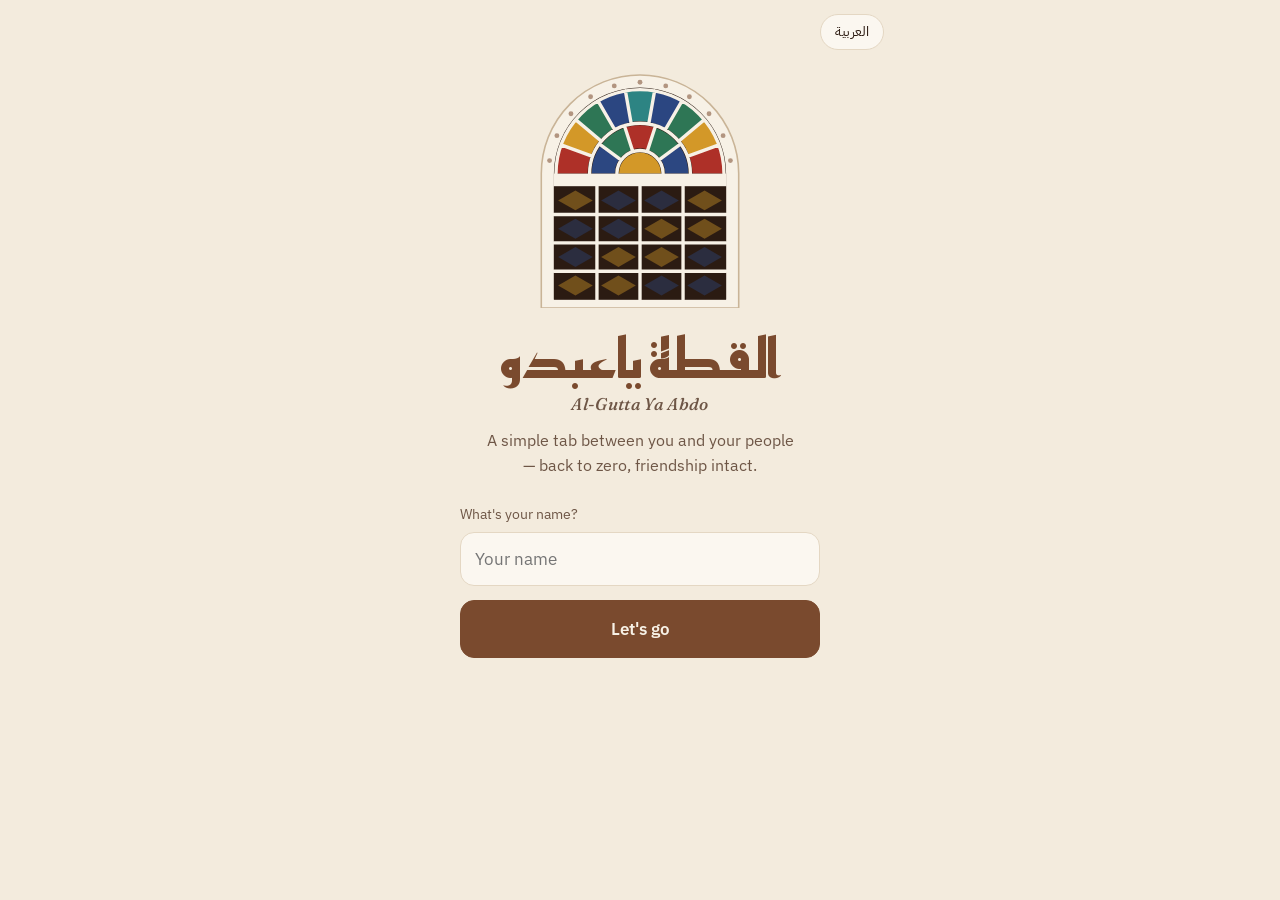
<file: index.html>
<!doctype html>
<html lang="ar" dir="rtl">
<head>
  <meta charset="utf-8">
  <meta name="viewport" content="width=device-width, initial-scale=1, viewport-fit=cover">
  <title>القطة ياعبدو</title>
  <meta name="description" content="حساب بسيط بينك وبين ربعك — يرجع صفر، وتبقى المحبة. A simple tab between you and your people.">
  <meta name="theme-color" content="#7A4A2E">
  <meta name="apple-mobile-web-app-capable" content="yes">
  <meta name="mobile-web-app-capable" content="yes">
  <meta name="apple-mobile-web-app-title" content="القطة">
  <meta name="apple-mobile-web-app-status-bar-style" content="black-translucent">

  <!-- link previews (WhatsApp etc.) -->
  <meta property="og:type" content="website">
  <meta property="og:title" content="القطة ياعبدو · Al-Gutta Ya Abdo">
  <meta property="og:description" content="حساب بسيط بينك وبين ربعك — يرجع صفر، وتبقى المحبة.">
  <meta property="og:image" content="https://hassanbil999.github.io/al-gutta/icons/og.png">
  <meta name="twitter:card" content="summary_large_image">

  <link rel="manifest" href="manifest.webmanifest">
  <link rel="icon" href="icons/icon.svg" type="image/svg+xml">
  <link rel="icon" href="icons/icon-192.png" type="image/png" sizes="192x192">
  <link rel="apple-touch-icon" href="icons/apple-touch-icon.png">

  <link rel="preconnect" href="https://fonts.googleapis.com">
  <link rel="preconnect" href="https://fonts.gstatic.com" crossorigin>
  <link rel="stylesheet" href="https://fonts.googleapis.com/css2?family=Fraunces:opsz,wght@9..144,500;9..144,700&family=IBM+Plex+Sans+Arabic:wght@400;500;600&family=IBM+Plex+Sans:wght@400;500;600&family=Reem+Kufi:wght@400..700&display=swap">
  <link rel="stylesheet" href="css/style.css">
</head>
<body>
  <div id="app"></div>
  <div id="sheet-root"></div>
  <div id="toast" role="status" aria-live="polite"></div>
  <noscript>القطة ياعبدو تحتاج JavaScript · This app needs JavaScript.</noscript>
  <script src="config.js"></script>
  <script type="module" src="js/app.js"></script>
</body>
</html>
</file>
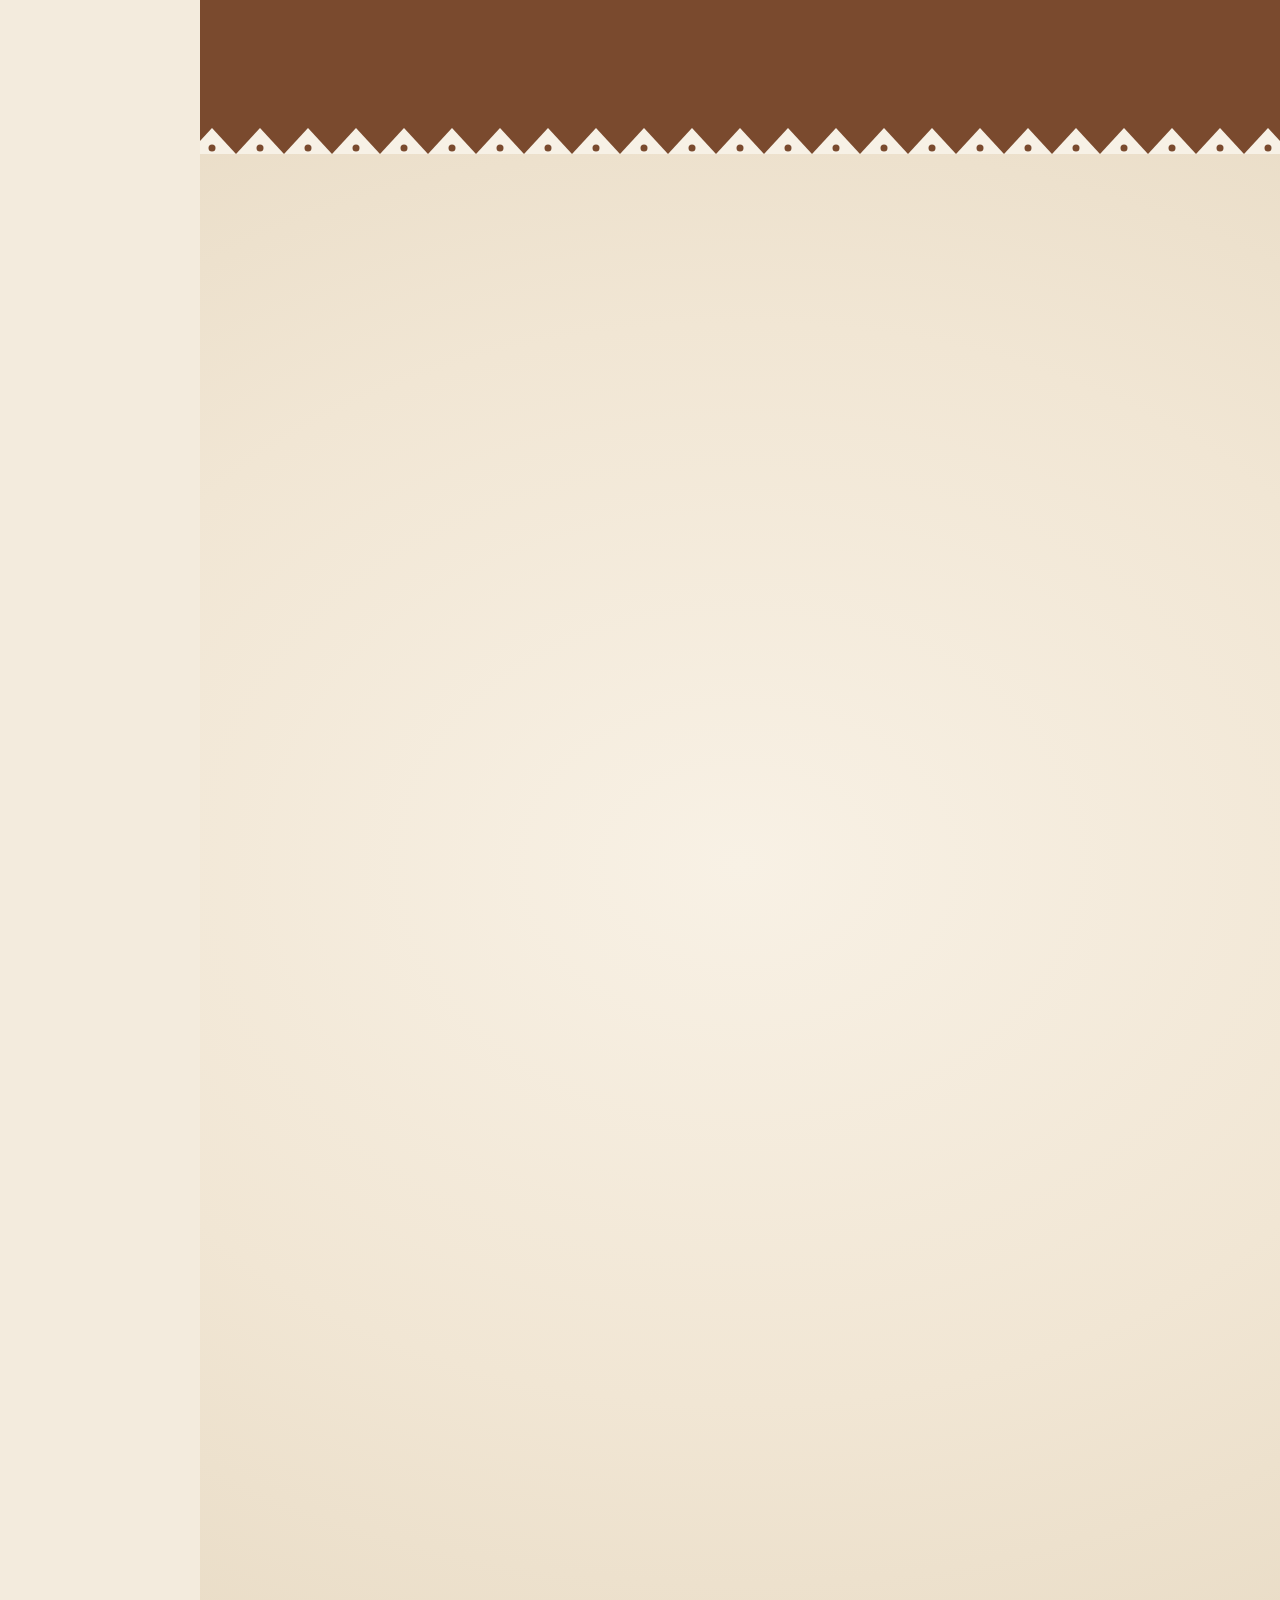
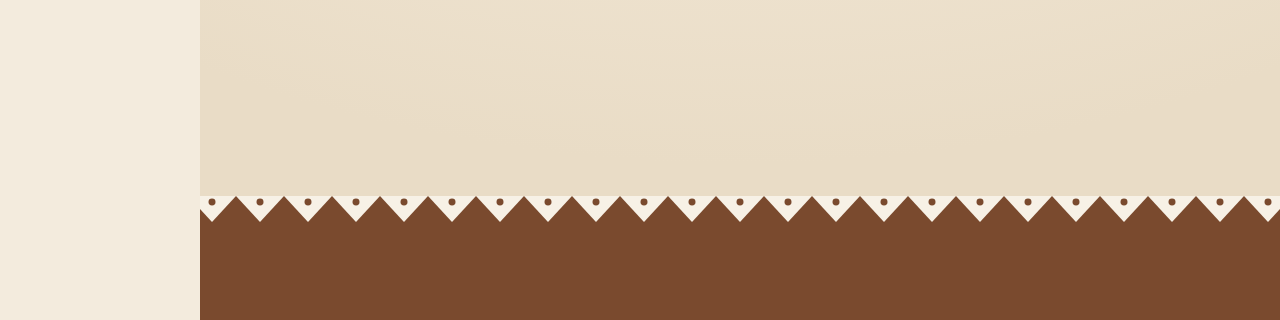
<file: promo/scene.html>
<!doctype html>
<html lang="ar" dir="rtl">
<head>
<meta charset="utf-8">
<title>القطة ياعبدو — promo</title>
<link rel="stylesheet" href="https://fonts.googleapis.com/css2?family=Fraunces:ital,opsz,wght@0,9..144,600;1,9..144,500&family=IBM+Plex+Sans+Arabic:wght@500;600&family=Reem+Kufi:wght@500..700&display=swap">
<style>
  :root { --mud:#7A4A2E; --mud2:#5A3220; --gyp:#F7F1E6; --paper:#F3EBDD; --card:#FBF7F0; --ink:#2B1A10; --ink2:#6E5646; --line:#E4D7C3;
          --pos:#2F7D5B; --neg:#B8322A; --saff:#E0A22B; --frame:#F7F1E6; --frame-edge:#C9B497; --backing:#2B1B12; }
  * { box-sizing: border-box; margin: 0; padding: 0; }
  html, body { width: 1080px; height: 1920px; overflow: hidden; background: var(--paper); }
  body { font-family: "IBM Plex Sans Arabic", sans-serif; color: var(--ink); position: relative; }
  .abs { position: absolute; }
  .bg { inset: 0; background: radial-gradient(1200px 900px at 50% 45%, #F8F1E5 0%, #F1E6D4 60%, #E9DCC6 100%); }
  .band { left: 0; right: 0; height: 120px; background: var(--mud); }
  .band.top { top: 0; } .band.bot { bottom: 0; height: 90px; }
  .frieze { left: 0; right: 0; height: 34px;
    background: url("data:image/svg+xml,%3Csvg xmlns='http://www.w3.org/2000/svg' width='48' height='34'%3E%3Cpath d='M0 34 24 8l24 26Z' fill='%23F7F1E6'/%3E%3Ccircle cx='24' cy='28' r='3.5' fill='%237A4A2E'/%3E%3C/svg%3E") repeat-x bottom / 48px 34px, var(--mud); }
  .frieze.top { top: 120px; } .frieze.bot { bottom: 90px; transform: scaleY(-1); }
  .brand { top: 30px; left: 0; right: 0; text-align: center; color: var(--gyp); font: 700 52px "Reem Kufi"; letter-spacing: .01em; }

  .qamariya .frame { fill: var(--frame); stroke: var(--frame-edge); stroke-width: 1.5; }
  .qamariya .backing { fill: var(--backing); }
  .qamariya .lattice { fill: none; stroke: var(--frame); stroke-width: 3.2; stroke-linecap: round; }
  .qamariya .transom { fill: var(--frame); }
  .qamariya .pearls { fill: var(--mud); opacity: .55; }
  .qamariya .g { opacity: .95; } .qamariya .g.low { opacity: .42; }
  svg { display: block; }

  .scene { inset: 0; opacity: 0; will-change: opacity, transform; }
  .cap { top: 250px; left: 60px; right: 60px; text-align: center; }
  .cap .step { display: inline-grid; place-items: center; width: 96px; height: 96px; border-radius: 30px; background: var(--mud); color: var(--gyp); font: 700 56px "Reem Kufi"; margin-bottom: 26px; box-shadow: 0 16px 40px -18px rgba(90,50,32,.8); }
  .cap .ar { font: 700 96px/1.2 "Reem Kufi"; color: var(--mud); }
  .cap .en { font: italic 500 44px/1.3 "Fraunces", serif; color: var(--ink2); direction: ltr; margin-top: 10px; }
  .cap .sub { font: 500 38px/1.4 "IBM Plex Sans Arabic"; color: var(--ink2); margin-top: 14px; }

  /* phone */
  .phone { width: 640px; height: 1120px; border-radius: 70px; background: #1d130d; padding: 18px; box-shadow: 0 50px 90px -40px rgba(60,30,15,.7); }
  .screen { width: 100%; height: 100%; border-radius: 54px; overflow: hidden; background: var(--paper); position: relative; }
  .ph-head { height: 120px; background: var(--mud); color: var(--gyp); display: flex; align-items: flex-end; justify-content: center; padding-bottom: 22px; font: 700 40px "Reem Kufi"; position: relative; }
  .ph-fr { height: 22px; background: url("data:image/svg+xml,%3Csvg xmlns='http://www.w3.org/2000/svg' width='30' height='22'%3E%3Cpath d='M0 22 15 5l15 17Z' fill='%23F7F1E6'/%3E%3C/svg%3E") repeat-x bottom / 30px 22px, var(--mud); }
  .card { left: 28px; right: 28px; height: 150px; border-radius: 30px; background: var(--card); border: 2px solid var(--line); display: flex; align-items: center; gap: 24px; padding: 0 28px; box-shadow: 0 20px 40px -26px rgba(90,50,32,.6); }
  .card .mini { width: 96px; }
  .card b { font: 700 46px "Reem Kufi"; display: block; }
  .card small { font: 500 28px "IBM Plex Sans Arabic"; color: var(--ink2); }
  .card .amt { margin-inline-start: auto; font: 700 42px "Reem Kufi"; color: var(--pos); }
  .fab { left: 50%; bottom: 60px; transform: translateX(-50%); padding: 26px 46px; border-radius: 99px; background: var(--mud); color: var(--gyp); font: 600 36px "IBM Plex Sans Arabic"; white-space: nowrap; box-shadow: 0 20px 40px -18px rgba(90,50,32,.8); }
  .tapdot { width: 120px; height: 120px; border-radius: 50%; border: 8px solid var(--saff); opacity: 0; transform: translate(-50%,-50%) scale(.4); pointer-events: none; }

  .coin { width: 150px; height: 150px; border-radius: 50%; display: grid; place-items: center; font: 700 52px "Reem Kufi"; color: #fff; box-shadow: inset 0 -10px 0 rgba(0,0,0,.18), 0 18px 34px -16px rgba(0,0,0,.5); }
  .qmark { font: 700 360px "Reem Kufi"; color: var(--mud); opacity: .1; }

  .bubble { padding: 26px 34px; border-radius: 34px 34px 10px 34px; background: #1f9d55; color: #fff; font: 600 34px "IBM Plex Sans Arabic"; white-space: nowrap; box-shadow: 0 20px 40px -20px rgba(0,0,0,.5); }
  .pill { padding: 18px 34px; border-radius: 99px; background: var(--card); border: 3px solid var(--pos); color: var(--pos); font: 600 36px "IBM Plex Sans Arabic"; white-space: nowrap; }

  .bigwin { width: 420px; left: 330px; }
  .num { left: 0; right: 0; text-align: center; font: 700 170px/1 "Reem Kufi"; }
  .num small { font-size: 70px; color: var(--ink2); font-family: "IBM Plex Sans Arabic"; font-weight: 600; margin-inline-start: 18px; }
  .lbl { left: 0; right: 0; text-align: center; font: 600 50px "IBM Plex Sans Arabic"; color: var(--ink2); }
  .btns { left: 90px; right: 90px; display: grid; grid-template-columns: 1fr 1fr; gap: 34px; }
  .btn { height: 190px; border-radius: 44px; display: flex; flex-direction: column; align-items: center; justify-content: center; border: 4px solid; }
  .btn b { font: 700 80px/1.1 "Reem Kufi"; }
  .btn span { font: 500 28px "IBM Plex Sans Arabic"; opacity: .85; }
  .btn.plus { color: var(--pos); border-color: #9cc6b0; background: #E5EFE6; }
  .btn.minus { color: var(--neg); border-color: #e0a59f; background: #F6E4DF; }
  .toast { left: 50%; transform: translateX(-50%); padding: 22px 38px; border-radius: 99px; background: var(--ink); color: var(--paper); font: 600 36px "IBM Plex Sans Arabic"; white-space: nowrap; }

  .receipt { width: 520px; left: 280px; border-radius: 30px; background: var(--card); border: 3px dashed var(--frame-edge); padding: 40px; text-align: center; box-shadow: 0 30px 60px -30px rgba(90,50,32,.6); }
  .receipt .t { font: 600 40px "IBM Plex Sans Arabic"; color: var(--ink2); }
  .receipt .v { font: 700 130px/1.1 "Reem Kufi"; color: var(--ink); }
  .piece { width: 250px; height: 150px; border-radius: 30px; background: var(--card); border: 3px solid var(--saff); display: grid; place-items: center; font: 700 64px "Reem Kufi"; color: var(--mud); }
  .avatar { width: 220px; text-align: center; }
  .avatar .c { width: 180px; height: 180px; margin: 0 auto; border-radius: 50%; display: grid; place-items: center; font: 700 64px "Reem Kufi"; color: var(--gyp); }
  .avatar .n { font: 700 46px "Reem Kufi"; margin-top: 16px; }
  .avatar .s { font: 700 52px "Reem Kufi"; color: var(--pos); margin-top: 6px; }
  .avatar .s.me { color: var(--ink2); font-size: 36px; font-family: "IBM Plex Sans Arabic"; font-weight: 600; }
  .divide { width: 170px; height: 170px; border-radius: 48px; display: grid; place-items: center; background: linear-gradient(135deg, var(--mud), #9a5a32); }

  .settlebtn { left: 50%; transform: translateX(-50%); padding: 30px 60px; border-radius: 40px; border: 4px solid var(--line); background: var(--card); font: 700 52px "Reem Kufi"; color: var(--ink); white-space: nowrap; }
  .shard { width: 34px; height: 34px; border-radius: 6px; }
  .glow { width: 900px; height: 900px; left: 90px; border-radius: 50%; background: radial-gradient(circle, rgba(224,162,43,.55), rgba(224,162,43,0) 65%); }

  .logo-t { left: 0; right: 0; text-align: center; font: 700 150px/1.15 "Reem Kufi"; color: var(--mud); }
  .logo-e { left: 0; right: 0; text-align: center; font: italic 500 64px "Fraunces"; color: var(--ink2); direction: ltr; }
  .tag { left: 80px; right: 80px; text-align: center; font: 600 52px/1.45 "IBM Plex Sans Arabic"; color: var(--ink); }
  .tag-en { left: 80px; right: 80px; text-align: center; font: italic 500 40px "Fraunces"; color: var(--ink2); direction: ltr; }
  .url { left: 50%; transform: translateX(-50%); padding: 26px 48px; border-radius: 99px; background: var(--mud); color: var(--gyp); font: 600 40px "IBM Plex Sans"; direction: ltr; white-space: nowrap; letter-spacing: .01em; }
  .cta { left: 0; right: 0; text-align: center; font: 700 54px "Reem Kufi"; color: var(--mud); }
  .cta span { font: italic 500 36px "Fraunces"; color: var(--ink2); display: block; direction: ltr; margin-top: 6px; }
  #fade { inset: 0; background: #1d130d; opacity: 0; }
</style>
</head>
<body>
<div class="abs bg"></div>
<div class="abs band top"></div><div class="abs frieze top"></div>
<div class="abs brand" id="brand">القطة ياعبدو</div>
<div class="abs band bot"></div><div class="abs frieze bot"></div>

<!-- 0 intro -->
<div class="abs scene" id="s-intro">
  <div class="abs" id="introWin" style="width:600px;left:240px;top:420px"></div>
  <div class="abs logo-t" id="introT" style="top:1120px">القطة ياعبدو</div>
  <div class="abs logo-e" id="introE" style="top:1320px">Al-Gutta Ya Abdo</div>
  <div class="abs tag" id="introTag" style="top:1450px">حساب بسيط بينك وبين ربعك</div>
</div>

<!-- 1 ask -->
<div class="abs scene" id="s-ask">
  <div class="abs qmark" style="top:760px;left:0;right:0;text-align:center" id="qmark">؟</div>
  <div class="abs cap"><div class="ar">مين له؟ ومين عليه؟</div><div class="en">Who owes whom?</div>
    <div class="sub">دولار، ليرة، ريال… والحساب ضايع</div></div>
  <div id="coins"></div>
</div>

<!-- 2 add -->
<div class="abs scene" id="s-add">
  <div class="abs cap"><div class="step">١</div><div class="ar">أضف صاحب</div><div class="en">Add a friend</div></div>
  <div class="abs phone" style="left:220px;top:690px"><div class="screen">
    <div class="ph-head">القطة ياعبدو</div><div class="ph-fr"></div>
    <div class="abs card" id="card1" style="top:200px"><span class="mini" id="mini1"></span><span><b>عبدو</b><small>خالصين ✦</small></span></div>
    <div class="abs card" id="card2" style="top:380px"><span class="mini" id="mini2"></span><span><b>علي</b><small>خالصين ✦</small></span></div>
    <div class="abs fab" id="fab">+ أضف صاحب</div>
  </div></div>
  <div class="abs tapdot" id="tap1"></div>
</div>

<!-- 3 link -->
<div class="abs scene" id="s-link">
  <div class="abs cap"><div class="step">٢</div><div class="ar">أرسل له الرابط</div><div class="en">Send the link — that's it</div></div>
  <div class="abs phone" id="phA" style="left:40px;top:760px;width:470px;height:840px;border-radius:56px"><div class="screen" style="border-radius:42px">
    <div class="ph-head" style="height:100px;font-size:32px">عبدو</div><div class="ph-fr"></div>
    <div class="abs" style="left:0;right:0;top:200px;text-align:center;font:600 30px 'IBM Plex Sans Arabic';color:var(--ink2)">أرسل الرابط لعبدو</div>
    <div class="abs" style="left:40px;right:40px;top:290px;height:110px;border-radius:30px;background:#1f9d55;color:#fff;display:grid;place-items:center;font:600 36px 'IBM Plex Sans Arabic'">واتساب</div>
  </div></div>
  <div class="abs phone" id="phB" style="left:570px;top:760px;width:470px;height:840px;border-radius:56px"><div class="screen" style="border-radius:42px">
    <div class="ph-head" style="height:100px;font-size:32px">Hassan</div><div class="ph-fr"></div>
    <div class="abs" id="welcome" style="left:30px;right:30px;top:230px;text-align:center">
      <div id="mini3" style="width:180px;margin:0 auto"></div>
      <div style="font:700 50px 'Reem Kufi';margin-top:20px">أهلاً يا عبدو!</div>
      <div style="font:500 28px/1.5 'IBM Plex Sans Arabic';color:var(--ink2);margin-top:12px">حسن فتح بينكم حساب</div>
    </div>
  </div></div>
  <div class="abs bubble" id="bubble">🔗 al-gutta</div>
  <div class="abs pill" id="noinst" style="left:50%;top:1680px;transform:translateX(-50%)">✓ بدون تثبيت · No install</div>
</div>

<!-- 4 count -->
<div class="abs scene" id="s-count">
  <div class="abs cap"><div class="step">٣</div><div class="ar">«لي» أو «عليّ»</div><div class="en">They owe me — or I owe them</div></div>
  <div class="abs bigwin" style="top:660px" id="win4even"></div>
  <div class="abs bigwin" style="top:660px;opacity:0" id="win4plus"></div>
  <div class="abs num" id="num4" style="top:1190px;color:var(--pos)">٠</div>
  <div class="abs lbl" id="lbl4" style="top:1390px">لك عند عبدو</div>
  <div class="abs btns" style="top:1510px"><div class="btn plus" id="bPlus"><b>لي</b><span>سلّفته أو دفعت عنه</span></div><div class="btn minus"><b>عليّ</b><span>سلّفني أو دفع عني</span></div></div>
  <div class="abs toast" id="sync" style="top:150px;opacity:0;z-index:5;box-shadow:0 20px 40px -16px rgba(0,0,0,.6)">⟲ عبدو سجّل −١٬٠٠٠</div>
  <div class="abs tapdot" id="tap2"></div>
</div>

<!-- 5 split -->
<div class="abs scene" id="s-split">
  <div class="abs cap"><div class="step">٤</div><div class="ar">قطّة ÷ للجماعة</div><div class="en">Paid for the group? Split it</div></div>
  <div class="abs receipt" id="receipt" style="top:720px"><div class="t">عشاء · دفعتها أنت</div><div class="v">٩٠ $</div></div>
  <div class="abs divide" id="divIcon" style="left:455px;top:1080px"><svg viewBox="0 0 24 24" width="100" height="100"><path d="M5 12h14" stroke="#F7F1E6" stroke-width="2.4" stroke-linecap="round"/><circle cx="12" cy="6.2" r="1.7" fill="#F7F1E6"/><circle cx="12" cy="17.8" r="1.7" fill="#F7F1E6"/></svg></div>
  <div class="abs piece" id="pc0">٣٠ $</div><div class="abs piece" id="pc1">٣٠ $</div><div class="abs piece" id="pc2">٣٠ $</div>
  <div class="abs avatar" style="left:770px;top:1350px" id="av0"><div class="c" style="background:#7A4A2E">أ</div><div class="n">أنت</div><div class="s me">دفعتها ✓</div></div>
  <div class="abs avatar" style="left:430px;top:1350px" id="av1"><div class="c" style="background:#2F7D5B">ع</div><div class="n">عبدو</div><div class="s">+٣٠ $</div></div>
  <div class="abs avatar" style="left:90px;top:1350px" id="av2"><div class="c" style="background:#2C4A8A">ع</div><div class="n">علي</div><div class="s">+٣٠ $</div></div>
  <div class="abs" id="splitNote" style="left:0;right:0;top:1700px;text-align:center;font:500 36px 'IBM Plex Sans Arabic';color:var(--ink2)">كل واحد يوصله نصيبه في حسابه</div>
</div>

<!-- 6 settle -->
<div class="abs scene" id="s-settle">
  <div class="abs cap"><div class="step">٥</div><div class="ar">صفّر الحساب</div><div class="en">Settle up — back to zero</div></div>
  <div class="abs glow" id="glow" style="top:470px;opacity:0"></div>
  <div class="abs bigwin" style="top:660px" id="win6plus"></div>
  <div class="abs bigwin" style="top:660px;opacity:0" id="win6even"></div>
  <div id="shards"></div>
  <div class="abs num" id="num6" style="top:1190px;color:var(--pos)">٢٬٠٠٠</div>
  <div class="abs lbl" id="lbl6" style="top:1390px">لك عند عبدو</div>
  <div class="abs settlebtn" id="sBtn" style="top:1520px">✦ صفّر الحساب</div>
  <div class="abs tapdot" id="tap3"></div>
</div>

<!-- 7 outro -->
<div class="abs scene" id="s-outro">
  <div class="abs" id="outWin" style="width:380px;left:350px;top:330px"></div>
  <div class="abs logo-t" style="top:850px" id="oT">القطة ياعبدو</div>
  <div class="abs tag" style="top:1050px" id="oTag">يرجع صفر، وتبقى المحبة</div>
  <div class="abs tag-en" style="top:1140px" id="oTagE">Back to zero, friendship intact</div>
  <div class="abs url" style="top:1310px" id="oUrl">hassanbil999.github.io/al-gutta</div>
  <div class="abs cta" style="top:1470px" id="oCta">افتح الرابط وابدأ<span>Open the link &amp; start — free</span></div>
</div>

<div class="abs" id="fade"></div>

<script type="module">
import { qamariya } from '../js/qamariya.js';
const TL = await (await fetch('timeline.json')).json();
const $ = (id) => document.getElementById(id);
const put = (id, html) => { $(id).innerHTML = html; };
put('introWin', qamariya({ mood: 'even', variant: 'full' }));
put('mini1', qamariya({ mood: 'even', variant: 'mini' })); put('mini2', qamariya({ mood: 'even', variant: 'mini' }));
put('mini3', qamariya({ mood: 'even', variant: 'mini' }));
put('win4even', qamariya({ mood: 'even', variant: 'full' })); put('win4plus', qamariya({ mood: 'plus', variant: 'full' }));
put('win6plus', qamariya({ mood: 'plus', variant: 'full' })); put('win6even', qamariya({ mood: 'even', variant: 'full' }));
put('outWin', qamariya({ mood: 'even', variant: 'full' }));

// coins for the "who owes whom" scene
const COINS = [['$', '#2F7D5B'], ['ل.ل', '#B8322A'], ['ر.ي', '#2C4A8A'], ['$', '#E0A22B'], ['ر.س', '#2E8C8C'], ['ل.ل', '#C8553D'], ['$', '#7A4A2E'], ['ر.ي', '#2F7D5B']];
$('coins').innerHTML = COINS.map(([s, c], i) => `<div class="abs coin" id="coin${i}" style="background:${c}">${s}</div>`).join('');
const SH = ['#B8322A', '#E0A22B', '#2F7D5B', '#2C4A8A', '#2E8C8C'];
$('shards').innerHTML = Array.from({ length: 34 }, (_, i) => `<div class="abs shard" id="sh${i}" style="background:${SH[i % 5]};opacity:0"></div>`).join('');

// ---- tiny animation kit ----
const clamp = (x, a = 0, b = 1) => Math.min(b, Math.max(a, x));
const ease = { out: (x) => 1 - Math.pow(1 - x, 3), inOut: (x) => (x < .5 ? 4 * x * x * x : 1 - Math.pow(-2 * x + 2, 3) / 2),
  back: (x) => { const c = 1.7; return 1 + (c + 1) * Math.pow(x - 1, 3) + c * Math.pow(x - 1, 2); } };
const prog = (t, a, b, e = ease.out) => e(clamp((t - a) / (b - a)));
const lerp = (a, b, p) => a + (b - a) * p;
const css = (id, o) => { const s = $(id).style; for (const k in o) s[k] = o[k]; };
const ar = (n) => new Intl.NumberFormat('ar-u-nu-arab', { maximumFractionDigits: 0 }).format(n);
const tapAt = (id, t, t0, x, y) => { const p = clamp((t - t0) / 0.45); css(id, { left: x + 'px', top: y + 'px', opacity: p > 0 && p < 1 ? String(1 - p) : '0', transform: `translate(-50%,-50%) scale(${0.4 + p * 0.9})` }); };
const panes = (rootId, t, t0, step) => { $(rootId).querySelectorAll('.g').forEach((g, i) => { const p = prog(t, t0 + i * step, t0 + i * step + 0.25); g.style.opacity = String((g.classList.contains('low') ? 0.42 : 0.95) * p); }); };
const glowPanes = (rootId, t) => { $(rootId).querySelectorAll('.g:not(.low)').forEach((g, i) => { g.style.opacity = String(0.7 + 0.25 * Math.sin(t * 3 + i * 0.6)); }); };

window.render = (t) => {
  // scene cross-fades
  for (const s of TL.scenes) {
    const fi = s.start === 0 ? 1 : prog(t, s.start, s.start + 0.45);
    const fo = s.end >= TL.duration ? 1 : 1 - prog(t, s.end - 0.35, s.end, ease.inOut);
    const o = Math.min(fi, fo);
    css('s-' + s.id, { opacity: String(o), transform: `translateY(${(1 - fi) * 40}px) scale(${1 - (1 - fo) * 0.04})`, display: o <= 0.001 ? 'none' : 'block' });
  }
  css('brand', { opacity: String(prog(t, 3.6, 4.4)) });

  // 0 intro: panes light up one by one, then the title
  if (t < 5) {
    panes('introWin', t, 0.3, 0.075);
    const w = prog(t, 0, 0.6, ease.back); css('introWin', { transform: `scale(${0.85 + 0.15 * w})`, opacity: String(clamp(t / 0.3)) });
    const tt = prog(t, 2.6, 3.2, ease.back); css('introT', { opacity: String(clamp((t - 2.6) / 0.3)), transform: `scale(${0.7 + 0.3 * tt})` });
    css('introE', { opacity: String(prog(t, 3.0, 3.5)), transform: `translateY(${(1 - prog(t, 3.0, 3.5)) * 30}px)` });
    css('introTag', { opacity: String(prog(t, 3.4, 3.9)) });
  }
  // 1 ask: coins tumble around, then gather and vanish
  if (t > 4.4 && t < 9.4) {
    COINS.forEach((_, i) => {
      const a0 = (i / COINS.length) * Math.PI * 2, appear = prog(t, 5.0 + i * 0.2, 5.4 + i * 0.2, ease.back);
      const gather = prog(t, 8.0, 8.6, ease.inOut);
      const r = 330 + 60 * Math.sin(i * 1.7), ang = a0 + (t - 5) * 0.35 * (i % 2 ? 1 : -1);
      const x = 540 + Math.cos(ang) * r * (1 - gather) - 75, y = 1150 + Math.sin(ang) * r * 0.85 * (1 - gather) + Math.sin(t * 2 + i) * 20 - 75;
      css('coin' + i, { left: x + 'px', top: y + 'px', transform: `scale(${appear * (1 - gather * 0.9)}) rotate(${Math.sin(t * 1.5 + i) * 18}deg)`, opacity: String(1 - prog(t, 8.45, 8.7)) });
    });
    css('qmark', { transform: `scale(${1 + 0.04 * Math.sin(t * 3)})` });
  }
  // 2 add: tap the button, two friends slide in
  if (t > 9 && t < 15.4) {
    tapAt('tap1', t, 9.9, 540, 1690);
    css('fab', { transform: `translateX(-50%) scale(${1 - 0.06 * (prog(t, 9.85, 9.95) - prog(t, 9.95, 10.15))})` });
    [['card1', 10.4], ['card2', 11.7]].forEach(([id, t0]) => { const p = prog(t, t0, t0 + 0.55, ease.back); css(id, { opacity: String(clamp((t - t0) / 0.2)), transform: `translateX(${(1 - p) * -260}px)` }); });
  }
  // 3 link: bubble flies phone A → phone B, B lights up
  if (t > 15 && t < 21.4) {
    const p = prog(t, 16.4, 17.5, ease.inOut);
    const x = lerp(170, 640, p), y = lerp(1120, 1040, p) - Math.sin(p * Math.PI) * 260;
    css('bubble', { left: x + 'px', top: y + 'px', opacity: String(clamp((t - 16.3) / 0.15) * (1 - prog(t, 17.5, 17.8))), transform: `scale(${0.8 + 0.2 * Math.sin(p * Math.PI)}) rotate(${(p - 0.5) * 16}deg)` });
    const w = prog(t, 17.7, 18.3, ease.back); css('welcome', { opacity: String(clamp((t - 17.7) / 0.2)), transform: `scale(${0.7 + 0.3 * w})` });
    css('phB', { boxShadow: `0 0 ${prog(t, 17.6, 18) * (1 - prog(t, 18.4, 19.5)) * 120}px rgba(224,162,43,.9), 0 50px 90px -40px rgba(60,30,15,.7)` });
    tapAt('tap2', t, 16.0, 275, 1110);
    const q = prog(t, 18.6, 19.1, ease.back); css('noinst', { opacity: String(clamp((t - 18.6) / 0.2)), transform: `translateX(-50%) scale(${0.6 + 0.4 * q})` });
  }
  // 4 count: tap «لي», number climbs, window turns green; friend adds, number drops
  if (t > 21 && t < 29.4) {
    tapAt('tap2', t, 22.3, 760, 1600);
    css('bPlus', { transform: `scale(${1 - 0.06 * (prog(t, 22.25, 22.35) - prog(t, 22.35, 22.6))})` });
    const up = prog(t, 22.6, 23.6, ease.out), down = prog(t, 26.0, 26.8, ease.out);
    const v = Math.round((3000 * up - 1000 * down) / 10) * 10;
    $('num4').innerHTML = `${ar(v)}<small>$</small>`;
    css('num4', { color: v > 0 ? 'var(--pos)' : 'var(--ink)', transform: `scale(${1 + 0.08 * (prog(t, 23.5, 23.6) - prog(t, 23.6, 23.9)) + 0.08 * (prog(t, 26.7, 26.8) - prog(t, 26.8, 27.1))})` });
    css('lbl4', { opacity: String(prog(t, 22.6, 23)) });
    const g = prog(t, 22.8, 23.6); css('win4plus', { opacity: String(g) }); css('win4even', { opacity: String(1 - g) });
    const s = prog(t, 25.4, 25.8, ease.back) * (1 - prog(t, 27.6, 28)); css('sync', { opacity: String(clamp(s)), transform: `translateX(-50%) translateY(${(1 - s) * -60}px)` });
  }
  // 5 split: receipt splits into three shares that fly to each person
  if (t > 29 && t < 36.4) {
    const r = prog(t, 30.6, 30.9); css('receipt', { transform: `scale(${1 - 0.15 * r})`, opacity: String(1 - r) });
    css('divIcon', { opacity: String(prog(t, 29.9, 30.2)), transform: `scale(${prog(t, 29.9, 30.3, ease.back)}) rotate(${prog(t, 30.2, 30.8) * 180}deg)` });
    const targets = [[790, 1350], [450, 1350], [110, 1350]];
    targets.forEach(([tx, ty], i) => {
      const t0 = 30.7 + i * 0.3, p = prog(t, t0, t0 + 0.55, ease.inOut);
      const x = lerp(415, tx - 15, p), y = lerp(860, ty - 170, p) - Math.sin(p * Math.PI) * 180;
      css('pc' + i, { left: x + 'px', top: y + 'px', opacity: String(clamp((t - t0 + 0.05) / 0.1) * (1 - prog(t, t0 + 0.55, t0 + 0.75))), transform: `scale(${1 - 0.3 * p}) rotate(${(i - 1) * 12 * Math.sin(p * Math.PI)}deg)` });
      const a = prog(t, t0 + 0.5, t0 + 0.85, ease.back); css('av' + i, { transform: `scale(${0.8 + 0.2 * a})` });
      $('av' + i).querySelector('.s').style.opacity = String(clamp((t - t0 - 0.5) / 0.2));
    });
    css('splitNote', { opacity: String(prog(t, 32.4, 32.9)) });
  }
  // 6 settle: tap, number rolls to صفر, window becomes whole, shards burst
  if (t > 36 && t < 42.4) {
    tapAt('tap3', t, 37.4, 540, 1585);
    css('sBtn', { transform: `translateX(-50%) scale(${1 - 0.06 * (prog(t, 37.35, 37.45) - prog(t, 37.45, 37.7))})`, opacity: String(1 - prog(t, 38.4, 38.8)) });
    const d = prog(t, 37.6, 38.3, ease.inOut), v = Math.round(2000 * (1 - d) / 10) * 10;
    $('num6').innerHTML = v > 0 ? `${ar(v)}<small>$</small>` : 'صفر';
    css('num6', { color: v > 0 ? 'var(--pos)' : 'var(--mud)', transform: `scale(${1 + 0.15 * (prog(t, 38.3, 38.45) - prog(t, 38.45, 38.9))})` });
    $('lbl6').textContent = v > 0 ? 'لك عند عبدو' : 'خالصين ✦';
    css('lbl6', { color: v > 0 ? 'var(--ink2)' : 'var(--mud)' });
    const e = prog(t, 38.2, 38.6); css('win6even', { opacity: String(e) }); css('win6plus', { opacity: String(1 - e) });
    if (t > 38.6) glowPanes('win6even', t);
    css('glow', { opacity: String(prog(t, 38.3, 38.6) * (0.55 + 0.25 * Math.sin(t * 2.4)) * (1 - prog(t, 41.4, 42))) });
    const pop = prog(t, 38.3, 38.65, ease.back) - prog(t, 38.65, 39.2); css('win6even', { transform: `scale(${1 + 0.08 * pop})` });
    for (let i = 0; i < 34; i++) {
      const a = Math.PI + (i / 34) * Math.PI * 1.0 + (i % 3) * 0.07, dist = 300 + (i * 53) % 260, p = prog(t, 38.35, 39.7, ease.out);
      css('sh' + i, { left: (540 + Math.cos(a) * dist * p - 17) + 'px', top: (880 + Math.sin(a) * dist * p + p * p * 380 - 17) + 'px', opacity: String(t > 38.35 ? 1 - p : 0), transform: `rotate(${45 + p * (i % 2 ? 360 : -300)}deg) scale(${0.6 + 0.6 * (1 - p)})` });
    }
  }
  // 7 outro
  if (t > 42) {
    panes('outWin', t, 42.4, 0.03);
    const l = prog(t, 42.4, 43.0, ease.back); css('outWin', { transform: `scale(${0.8 + 0.2 * l})` });
    [['oT', 43.0], ['oTag', 43.5], ['oTagE', 43.8], ['oUrl', 44.4], ['oCta', 45.0]].forEach(([id, t0]) => {
      const p = prog(t, t0, t0 + 0.5, ease.back);
      const base = id === 'oUrl' ? 'translateX(-50%) ' : '';
      css(id, { opacity: String(clamp((t - t0) / 0.3)), transform: `${base}translateY(${(1 - p) * 40}px)` });
    });
    if (t > 45.5) css('oUrl', { transform: `translateX(-50%) scale(${1 + 0.03 * Math.sin((t - 45.5) * 5)})` });
  }
  css('fade', { opacity: String(prog(t, 47.3, 48, ease.inOut)) });
};
await document.fonts.ready;
window.render(0);
window.READY = true;
</script>
</body>
</html>
</file>
<file: css/style.css>
/* القطة ياعبدو — Sana'a by day (light) and by night (dark) */

:root {
  --mud: #7A4A2E;
  --mud-deep: #5A3220;
  --gypsum: #F7F1E6;
  --paper: #F3EBDD;
  --card: #FBF7F0;
  --ink: #2B1A10;
  --ink-2: #6E5646;
  --line: #E4D7C3;
  --pos: #2F7D5B;
  --neg: #B8322A;
  --saffron: #E0A22B;
  --frame: #F7F1E6;
  --frame-edge: #C9B497;
  --backing: #2B1B12;
  --header: #7A4A2E;
  --shadow: 0 1px 0 rgba(90, 50, 32, .05), 0 10px 30px -16px rgba(90, 50, 32, .35);
  --radius: 18px;
  --f-display: "Reem Kufi", "Fraunces", serif;
  --f-body: "IBM Plex Sans Arabic", "IBM Plex Sans", system-ui, sans-serif;
  color-scheme: light;
}
:root[lang="en"] {
  --f-display: "Fraunces", "Reem Kufi", serif;
  --f-body: "IBM Plex Sans", "IBM Plex Sans Arabic", system-ui, sans-serif;
}
@media (prefers-color-scheme: dark) {
  :root {
    --paper: #150E0A;
    --card: #20160F;
    --ink: #F3EADB;
    --ink-2: #B8A38D;
    --line: #382819;
    --pos: #57B98A;
    --neg: #E5705F;
    --frame: #E8DCC6;
    --frame-edge: #8C7457;
    --backing: #0C0806;
    --header: #3A2316;
    --shadow: 0 10px 30px -18px rgba(0, 0, 0, .8);
    color-scheme: dark;
  }
}

* { box-sizing: border-box; }
html { -webkit-text-size-adjust: 100%; }
body {
  margin: 0;
  min-height: 100dvh;
  background: var(--paper);
  color: var(--ink);
  font: 16px/1.55 var(--f-body);
  -webkit-tap-highlight-color: transparent;
}
#app { max-width: 520px; margin: 0 auto; min-height: 100dvh; }
button, input { font: inherit; color: inherit; }
button { cursor: pointer; }
svg { display: block; }
.sr { position: absolute; width: 1px; height: 1px; overflow: hidden; clip: rect(0 0 0 0); }
.muted { color: var(--ink-2); margin: 0; }
.small { font-size: 14px; }
.center { text-align: center; }
bdi.money { display: inline-flex; gap: .3em; align-items: baseline; white-space: nowrap; }
bdi.money .cur { font-size: .62em; opacity: .75; font-family: var(--f-body); font-weight: 500; }

/* ---------- header with Sana'a frieze ---------- */
.top { position: sticky; top: 0; z-index: 5; background: var(--header); color: var(--gypsum); padding-top: env(safe-area-inset-top); }
.bar { display: flex; align-items: center; gap: 10px; height: 60px; padding: 0 12px; }
.bar h1 { margin: 0; flex: 1; font: 600 21px/1.2 var(--f-display); white-space: nowrap; overflow: hidden; text-overflow: ellipsis; }
.bar .brand { letter-spacing: .01em; }
.bar-end { display: flex; gap: 4px; }
.brand-mark { width: 38px; }
.brand-mark .qamariya { width: 38px; height: auto; }
.frieze {
  height: 12px;
  background:
    url("data:image/svg+xml,%3Csvg xmlns='http://www.w3.org/2000/svg' width='16' height='12'%3E%3Cpath d='M0 12 8 3l8 9Z' fill='%23F7F1E6'/%3E%3Ccircle cx='8' cy='10' r='1.3' fill='%237A4A2E'/%3E%3C/svg%3E") repeat-x bottom / 16px 12px,
    linear-gradient(var(--header), var(--header));
  border-bottom: 2px solid var(--gypsum);
}
.icon-btn { width: 42px; height: 42px; border: 0; border-radius: 12px; background: transparent; display: grid; place-items: center; }
.icon-btn:active { background: rgba(255, 255, 255, .12); }
.icon-btn svg, .btn svg { width: 22px; height: 22px; fill: none; stroke: currentColor; stroke-width: 1.8; stroke-linecap: round; stroke-linejoin: round; }
.icon-btn svg circle { fill: currentColor; stroke: none; }
[dir="rtl"] .flip { transform: scaleX(-1); }
.btn svg .fill { fill: currentColor; stroke: none; }

.banner { margin: 12px 16px 0; padding: 10px 14px; border-radius: 12px; background: color-mix(in srgb, var(--saffron) 16%, var(--card)); border: 1px dashed color-mix(in srgb, var(--saffron) 60%, transparent); font-size: 13.5px; color: var(--ink-2); }
.banner.warn { background: color-mix(in srgb, var(--neg) 10%, var(--card)); border-color: color-mix(in srgb, var(--neg) 40%, transparent); }

/* ---------- qamariya ---------- */
.qamariya .frame { fill: var(--frame); stroke: var(--frame-edge); stroke-width: 1.5; }
.qamariya .backing { fill: var(--backing); }
.qamariya .lattice { fill: none; stroke: var(--frame); stroke-width: 3.2; stroke-linecap: round; }
.qamariya .transom { fill: var(--frame); }
.qamariya .pearls { fill: var(--mud); opacity: .55; }
.qamariya .g { opacity: .93; transition: fill .6s ease, opacity .6s ease; }
.qamariya .g.low { opacity: .38; }
@media (prefers-color-scheme: dark) {
  .qamariya .glass { filter: drop-shadow(0 0 6px rgba(224, 162, 43, .35)); }
  .qamariya .g.low { opacity: .5; }
}
.mood-even .qamariya .g:not(.low) { animation: glow 3.6s ease-in-out infinite; animation-delay: calc(var(--i) * .22s); }
@keyframes glow { 0%, 100% { opacity: .95; } 50% { opacity: .62; } }
@media (prefers-reduced-motion: reduce) { .qamariya .g { animation: none !important; } }

/* ---------- onboarding ---------- */
.onboard { min-height: 100dvh; padding: calc(28px + env(safe-area-inset-top)) 24px 40px; display: flex; flex-direction: column; align-items: center; text-align: center; position: relative; }
.onboard .hero { width: min(52vw, 210px); margin-top: 28px; }
.onboard .hero svg { width: 100%; height: auto; }
.hero-title { font: 700 clamp(40px, 12vw, 54px)/1.1 "Reem Kufi", var(--f-display); margin: 22px 0 0; color: var(--mud); }
@media (prefers-color-scheme: dark) { .hero-title { color: var(--frame); } }
.hero-sub { margin: 4px 0 0; font: italic 500 17px "Fraunces", serif; color: var(--ink-2); letter-spacing: .02em; }
.tagline { max-width: 320px; margin: 14px auto 26px; color: var(--ink-2); }
.onboard form { width: 100%; max-width: 360px; text-align: start; }
.lang-pill { position: absolute; top: calc(14px + env(safe-area-inset-top)); inset-inline-end: 16px; border: 1px solid var(--line); background: var(--card); border-radius: 99px; padding: 6px 14px; font-size: 14px; }

/* ---------- forms & buttons ---------- */
.stack { display: flex; flex-direction: column; gap: 14px; }
.stack.center { align-items: stretch; text-align: center; }
.field { display: flex; flex-direction: column; gap: 6px; font-size: 14px; color: var(--ink-2); }
.field input { font-size: 17px; color: var(--ink); background: var(--card); border: 1.5px solid var(--line); border-radius: 14px; padding: 13px 14px; outline: none; transition: border-color .2s, box-shadow .2s; }
.field input:focus, .amount-field:focus-within { border-color: var(--saffron); box-shadow: 0 0 0 4px color-mix(in srgb, var(--saffron) 22%, transparent); }
.btn { display: inline-flex; align-items: center; justify-content: center; gap: 8px; border: 1.5px solid var(--line); background: var(--card); border-radius: 14px; padding: 12px 16px; font-weight: 600; text-decoration: none; color: var(--ink); transition: transform .12s, filter .2s; }
.btn:active { transform: scale(.98); }
.btn:disabled { opacity: .6; }
.btn.big { padding: 15px 18px; font-size: 17px; }
.btn.primary { background: var(--mud); border-color: var(--mud); color: var(--gypsum); }
.btn.pos { background: var(--pos); border-color: var(--pos); color: #fff; }
.btn.neg { background: var(--neg); border-color: var(--neg); color: #fff; }
.btn.ghost { background: transparent; }
.btn.wa { background: #1f9d55; border-color: #1f9d55; color: #fff; }
.btn.link, button.link { background: none; border: 0; padding: 4px 2px; color: var(--ink-2); font-weight: 500; font-size: 13px; text-decoration: underline; text-underline-offset: 3px; }
.neg-text { color: var(--neg); }
.row-btns { display: grid; grid-template-columns: 1fr 1fr; gap: 10px; }
.chips { display: flex; flex-wrap: wrap; gap: 8px; }
.chip input, .seg input { position: absolute; opacity: 0; pointer-events: none; }
.chip span { display: inline-block; padding: 8px 14px; border-radius: 99px; border: 1.5px solid var(--line); background: var(--card); color: var(--ink); font-weight: 500; }
.chip input:checked + span { background: var(--mud); border-color: var(--mud); color: var(--gypsum); }
.chip input:focus-visible + span, .seg input:focus-visible + span { outline: 2px solid var(--saffron); outline-offset: 2px; }
.seg { display: grid; grid-auto-flow: column; grid-auto-columns: 1fr; background: var(--card); border: 1.5px solid var(--line); border-radius: 14px; padding: 4px; }
.seg span { display: block; text-align: center; padding: 8px; border-radius: 10px; color: var(--ink); font-weight: 500; }
.seg input:checked + span { background: var(--mud); color: var(--gypsum); }

/* ---------- home ---------- */
.home { padding: 16px 16px 120px; }
.summary { display: grid; grid-template-columns: 1fr 1fr; gap: 10px; margin-bottom: 18px; }
.sum { background: var(--card); border: 1px solid var(--line); border-radius: var(--radius); padding: 12px 14px; font: 700 22px/1.35 var(--f-display); box-shadow: var(--shadow); }
.sum small { display: block; font: 500 13px var(--f-body); color: var(--ink-2); margin-bottom: 2px; }
.sum.plus { color: var(--pos); }
.sum.minus { color: var(--neg); }
.sum .zero { color: var(--ink-2); opacity: .7; }
.tabs { list-style: none; margin: 0; padding: 0; display: flex; flex-direction: column; gap: 10px; }
.tab-row { width: 100%; display: grid; grid-template-columns: 52px 1fr auto; align-items: center; gap: 12px; text-align: start; background: var(--card); border: 1px solid var(--line); border-radius: var(--radius); padding: 12px 14px; box-shadow: var(--shadow); transition: transform .12s; }
.tab-row:active { transform: scale(.985); }
.tab-row .mini svg { width: 52px; height: auto; }
.tab-row .who { display: flex; flex-direction: column; min-width: 0; }
.tab-row .who b { font: 600 19px/1.25 var(--f-display); overflow: hidden; text-overflow: ellipsis; white-space: nowrap; }
.tab-row .who small { color: var(--ink-2); font-size: 13.5px; }
.tab-row .amt { font: 700 20px var(--f-display); }
.tab-row.mood-plus .amt { color: var(--pos); }
.tab-row.mood-minus .amt { color: var(--neg); }
.empty-home { text-align: center; padding: 60px 20px; color: var(--ink-2); display: flex; flex-direction: column; align-items: center; gap: 16px; }
.empty-home svg { width: 120px; height: auto; }
.empty-home p { margin: 0; font-size: 17px; }
.fab { position: fixed; bottom: calc(20px + env(safe-area-inset-bottom)); left: 50%; transform: translateX(-50%); z-index: 4; border: 0; border-radius: 99px; padding: 15px 26px; background: var(--mud); color: var(--gypsum); font-weight: 600; font-size: 17px; box-shadow: 0 12px 30px -10px rgba(90, 50, 32, .7), inset 0 0 0 2px rgba(247, 241, 230, .25); display: flex; gap: 8px; align-items: center; white-space: nowrap; }
.fab span { font-size: 22px; line-height: 1; }
.fab:active { transform: translateX(-50%) scale(.97); }

/* ---------- counter ---------- */
.counter { padding: 20px 16px 60px; display: flex; flex-direction: column; align-items: center; }
.window { position: relative; width: min(44vw, 178px); }
.window svg { width: 100%; height: auto; filter: drop-shadow(0 14px 22px rgba(90, 50, 32, .22)); }
.window.skeleton { opacity: .4; margin-top: 30px; }
.window.celebrate svg { animation: pop .7s cubic-bezier(.3, 1.6, .5, 1); }
@keyframes pop { 0% { transform: scale(1); } 40% { transform: scale(1.07); } 100% { transform: scale(1); } }
.shard { position: absolute; left: 50%; top: 40%; width: 10px; height: 10px; border-radius: 2px; transform: rotate(45deg); animation: fly 1.2s cubic-bezier(.2, .7, .3, 1) forwards; pointer-events: none; }
@keyframes fly {
  0% { opacity: 1; transform: translate(-50%, -50%) rotate(45deg) scale(.4); }
  100% { opacity: 0; transform: translate(calc(-50% + var(--dx)), calc(-50% + var(--dy) + 60px)) rotate(var(--r)) scale(1); }
}
.balance { text-align: center; margin-top: 16px; }
.amount { font: 700 clamp(42px, 13vw, 58px)/1.1 var(--f-display); }
.mood-plus .amount { color: var(--pos); }
.mood-minus .amount { color: var(--neg); }
.status { color: var(--ink-2); font-size: 17px; margin-top: 2px; }
.mood-even .status { color: var(--mud); font-weight: 600; }
@media (prefers-color-scheme: dark) { .mood-even .status { color: var(--saffron); } }
.actions { width: 100%; display: grid; grid-template-columns: 1fr 1fr; gap: 12px; margin-top: 22px; }
.act { display: flex; flex-direction: column; align-items: center; gap: 2px; padding: 16px 10px; border-radius: 20px; border: 1.5px solid; transition: transform .12s; }
.act:active { transform: scale(.97); }
.act .big { font: 700 26px/1.2 var(--f-display); }
:root[lang="en"] .act .big { font-size: 21px; }
.act small { font-size: 12.5px; opacity: .85; }
.act.plus { color: var(--pos); border-color: color-mix(in srgb, var(--pos) 45%, transparent); background: color-mix(in srgb, var(--pos) 9%, var(--card)); }
.act.minus { color: var(--neg); border-color: color-mix(in srgb, var(--neg) 45%, transparent); background: color-mix(in srgb, var(--neg) 8%, var(--card)); }
.row2 { display: flex; flex-wrap: wrap; justify-content: center; gap: 10px; margin-top: 14px; }
.row2:empty { display: none; }

.history { width: 100%; margin-top: 28px; }
.history h2 { font: 600 15px var(--f-body); color: var(--ink-2); margin: 0 0 10px; display: flex; align-items: center; gap: 10px; }
.history h2::after { content: ""; flex: 1; height: 1px; background: var(--line); }
.history ol { list-style: none; margin: 0; padding: 0; }
.entry { display: grid; grid-template-columns: 28px 1fr auto; grid-template-areas: "s m a" "s m o"; column-gap: 10px; align-items: center; padding: 12px 2px; border-bottom: 1px solid var(--line); }
.entry .sign { grid-area: s; width: 28px; height: 28px; border-radius: 8px; display: grid; place-items: center; font-weight: 700; }
.entry.pos .sign { color: var(--pos); background: color-mix(in srgb, var(--pos) 13%, transparent); }
.entry.neg .sign { color: var(--neg); background: color-mix(in srgb, var(--neg) 12%, transparent); }
.entry.settle .sign { color: var(--saffron); background: color-mix(in srgb, var(--saffron) 16%, transparent); }
.entry .meta { grid-area: m; display: flex; flex-direction: column; min-width: 0; }
.entry .meta b { font-weight: 500; overflow-wrap: anywhere; }
.entry .meta small { color: var(--ink-2); font-size: 12.5px; }
.entry .meta em { color: var(--neg); font-style: normal; font-weight: 600; }
.entry .amt { grid-area: a; font: 600 19px var(--f-display); text-align: end; }
.entry.pos .amt { color: var(--pos); }
.entry.neg .amt { color: var(--neg); }
.entry.settle .amt { color: var(--ink-2); }
.entry .ops { grid-area: o; text-align: end; }
.entry.disputed .amt { text-decoration: line-through wavy color-mix(in srgb, var(--neg) 60%, transparent); }

/* ---------- sheets ---------- */
#sheet-root { position: fixed; inset: 0; z-index: 20; pointer-events: none; }
#sheet-root.open { pointer-events: auto; }
.backdrop { position: absolute; inset: 0; background: rgba(30, 18, 10, .45); opacity: 0; transition: opacity .25s; }
.open .backdrop { opacity: 1; }
.sheet { position: absolute; bottom: 0; left: 50%; width: 100%; max-width: 520px; max-height: 92dvh; overflow: auto; transform: translate(-50%, 102%); transition: transform .28s cubic-bezier(.2, .8, .2, 1); background: var(--paper); border-radius: 26px 26px 0 0; padding: 10px 20px calc(24px + env(safe-area-inset-bottom)); box-shadow: 0 -20px 40px -20px rgba(0, 0, 0, .35); border-top: 3px solid var(--mud); }
.open .sheet { transform: translate(-50%, 0); }
.grip { width: 42px; height: 5px; border-radius: 9px; background: var(--line); margin: 0 auto 12px; }
.sheet-title { margin: 0; font: 600 23px/1.3 var(--f-display); }
.share-art { width: 96px; margin: 0 auto; }
.share-art svg { width: 100%; height: auto; }
.share { text-align: center; }
.linkbox { background: var(--card); border: 1.5px dashed var(--line); border-radius: 12px; padding: 10px 12px; font-size: 13px; color: var(--ink-2); overflow-wrap: anywhere; text-align: left; user-select: all; }
.amount-field { display: flex; align-items: baseline; justify-content: center; gap: 10px; background: var(--card); border: 1.5px solid var(--line); border-radius: 18px; padding: 10px 16px; }
.amount-field input { width: 100%; min-width: 0; border: 0; outline: none; background: transparent; text-align: center; font: 700 44px/1.2 var(--f-display); }
.amount-field .cur { color: var(--ink-2); font-weight: 600; }
.entry-form.plus .amount-field input { color: var(--pos); }
.entry-form.minus .amount-field input { color: var(--neg); }
.shake { animation: shake .35s; }
@keyframes shake { 25% { transform: translateX(-6px); } 75% { transform: translateX(6px); } }

/* ---------- toast ---------- */
#toast { position: fixed; z-index: 30; left: 50%; bottom: calc(92px + env(safe-area-inset-bottom)); transform: translate(-50%, 20px); background: var(--ink); color: var(--paper); padding: 10px 18px; border-radius: 99px; font-weight: 500; opacity: 0; pointer-events: none; transition: .25s; max-width: calc(100vw - 32px); text-align: center; }
#toast.show { opacity: 1; transform: translate(-50%, 0); }

/* ---------- v2: several currencies, dispute reasons ---------- */
.multi { display: flex; flex-direction: column; gap: 8px; align-items: center; }
.bal-line { display: flex; flex-direction: column; align-items: center; line-height: 1.1; }
.bal-line .amount { font-size: clamp(32px, 10vw, 42px); }
.bal-line small { color: var(--ink-2); font-size: 14px; margin-top: 2px; }
.bal-line.pos .amount, .tab-row .amt .pos { color: var(--pos); }
.bal-line.neg .amount, .tab-row .amt .neg { color: var(--neg); }
.tab-row .amt { display: flex; flex-direction: column; align-items: flex-end; gap: 2px; }
.tab-row .amt span + span { font-size: 16px; }
.center-chips { justify-content: center; margin-top: -4px; }
.center-chips .chip span { padding: 6px 12px; font-size: 14px; }
.entry .reason { display: block; margin-top: 4px; font-size: 13px; color: var(--neg); background: color-mix(in srgb, var(--neg) 8%, transparent); border-radius: 8px; padding: 3px 8px; width: fit-content; max-width: 100%; overflow-wrap: anywhere; }
.counter-chars { margin-top: -8px; text-align: right; font-size: 12px; }
[dir="rtl"] .counter-chars { text-align: left; }

/* ---------- v3: القطة (splits) ---------- */
.fab-bar { position: fixed; z-index: 4; left: 50%; transform: translateX(-50%); bottom: calc(20px + env(safe-area-inset-bottom)); display: flex; gap: 10px; }
.fab-bar .fab { position: static; transform: none; }
.fab-bar .fab:active { transform: scale(.97); }
.fab.alt { background: var(--card); color: var(--mud); box-shadow: 0 12px 30px -14px rgba(90, 50, 32, .6), inset 0 0 0 2px var(--mud); }
@media (prefers-color-scheme: dark) { .fab.alt { color: var(--frame); box-shadow: inset 0 0 0 2px var(--frame-edge); } }
.home-seg { margin-bottom: 14px; }
.seg button { border: 0; background: transparent; padding: 8px; border-radius: 10px; font-weight: 600; color: var(--ink-2); }
.seg button[aria-pressed="true"] { background: var(--mud); color: var(--gypsum); }
.seg button small { opacity: .75; font-weight: 500; }
.split-badge { width: 46px; height: 46px; border-radius: 14px; display: grid; place-items: center; font: 700 26px var(--f-display); color: var(--gypsum); background: linear-gradient(135deg, var(--mud), #9a5a32); }
.split-badge.big { width: 84px; height: 84px; font-size: 46px; border-radius: 24px; }
.tab-row:has(.split-badge) { grid-template-columns: 46px 1fr auto; }
.tab-row:has(.split-badge) .amt { color: var(--ink); }
.split-tag { display: block; margin-top: 4px; width: fit-content; font-size: 12.5px; color: var(--mud); background: color-mix(in srgb, var(--saffron) 18%, transparent); border-radius: 8px; padding: 2px 8px; }
@media (prefers-color-scheme: dark) { .split-tag { color: var(--saffron); } }
.people .chip span { padding: 7px 13px; }
.people .chip input:checked + span::before { content: "✓ "; }
.breakdown { display: flex; flex-direction: column; gap: 8px; }
.breakdown:empty { display: none; }
.share-row { display: grid; grid-template-columns: 1fr 120px auto; gap: 10px; align-items: center; background: var(--card); border: 1px solid var(--line); border-radius: 14px; padding: 8px 12px; }
.share-row .nm { font-weight: 600; overflow: hidden; text-overflow: ellipsis; white-space: nowrap; }
.share-row input { width: 100%; border: 1.5px solid var(--line); border-radius: 10px; padding: 8px 10px; background: var(--paper); text-align: center; font: 600 17px var(--f-display); outline: none; }
.share-row input:focus { border-color: var(--saffron); }
.share-row input::placeholder { color: var(--ink-2); opacity: .8; }
.share-row .cur { color: var(--ink-2); font-size: 13px; min-width: 28px; }
.split-hint { margin-top: -6px; }
.split-error { margin: -6px 0 0; color: var(--neg); font-size: 14px; min-height: 1em; }
.split-error:empty { display: none; }
.split-lines { list-style: none; margin: 0; padding: 0; }
.split-lines li { display: flex; justify-content: space-between; align-items: baseline; padding: 10px 2px; border-bottom: 1px solid var(--line); font-weight: 500; }
.split-lines li .money { font: 600 18px var(--f-display); }
.split-lines li.me { color: var(--ink-2); }
.split-badge svg, .fab svg { width: 24px; height: 24px; fill: none; stroke: currentColor; stroke-width: 2.4; stroke-linecap: round; }
.split-badge.big svg { width: 44px; height: 44px; }
.split-badge svg .fill, .fab svg .fill { fill: currentColor; stroke: none; }
.fab svg { width: 20px; height: 20px; }

/* ---------- v4: public invite link ---------- */
.req-banner { display: flex; align-items: center; gap: 10px; width: calc(100% - 32px); margin: 12px 16px 0; padding: 12px 14px; border-radius: 14px; border: 1.5px solid color-mix(in srgb, var(--saffron) 60%, transparent); background: color-mix(in srgb, var(--saffron) 14%, var(--card)); color: var(--ink); font-weight: 600; text-align: start; }
.req-banner .dot { min-width: 26px; height: 26px; border-radius: 99px; display: grid; place-items: center; background: var(--saffron); color: #2B1A10; font-size: 14px; }
.req-list { list-style: none; margin: 0; padding: 0; }
.req-list li { display: grid; grid-template-columns: 1fr auto auto; gap: 8px; align-items: center; padding: 10px 0; border-bottom: 1px solid var(--line); }
.req-list .who { display: flex; flex-direction: column; }
.req-list .who b { font: 600 18px var(--f-display); }
.req-list .who small { color: var(--ink-2); font-size: 12.5px; }
.small-btn { padding: 8px 12px; font-size: 14px; }
.guard { list-style: none; margin: 0; padding: 0; text-align: start; display: flex; flex-direction: column; gap: 8px; }
.guard li { padding-inline-start: 26px; position: relative; color: var(--ink-2); }
.guard li::before { content: "✦"; position: absolute; inset-inline-start: 4px; color: var(--saffron); }
.linkbox.off { opacity: .5; text-decoration: line-through; }
.wait { font-style: normal; color: var(--saffron); font-weight: 600; }
.wait.no { color: var(--neg); }
.pending-note { width: 100%; margin: 18px 0 0; text-align: center; }
.join .hero { width: min(36vw, 150px); margin-top: 18px; }
.small-title { font-size: clamp(30px, 9vw, 40px); }
.join-body { width: 100%; max-width: 360px; display: flex; flex-direction: column; align-items: stretch; }
[hidden] { display: none !important; }

/* ---------- v5: first-use tutorial ---------- */
#tour { position: fixed; inset: 0; z-index: 40; background: var(--paper); display: flex; flex-direction: column; padding: calc(14px + env(safe-area-inset-top)) 0 calc(18px + env(safe-area-inset-bottom)); opacity: 0; transform: translateY(16px); transition: opacity .25s, transform .25s; }
#tour.in { opacity: 1; transform: none; }
#tour.out { opacity: 0; transform: translateY(16px); }
#tour::before { content: ""; position: absolute; inset: 0 0 auto 0; height: 10px; background: url("data:image/svg+xml,%3Csvg xmlns='http://www.w3.org/2000/svg' width='16' height='10'%3E%3Cpath d='M0 0 8 8l8-8Z' fill='%237A4A2E'/%3E%3C/svg%3E") repeat-x top / 16px 10px; }
.tour-top { display: flex; justify-content: space-between; align-items: center; padding: 6px 18px; max-width: 520px; width: 100%; margin: 0 auto; }
.tour-count { color: var(--ink-2); font-size: 14px; }
.tour-skip { border: 0; background: none; color: var(--ink-2); font-weight: 600; padding: 8px 4px; }
.tour-view { flex: 1; overflow: hidden; max-width: 520px; width: 100%; margin: 0 auto; touch-action: pan-y; }
.tour-track { display: flex; height: 100%; transition: transform .38s cubic-bezier(.2, .8, .2, 1); }
.tour-slide { flex: 0 0 100%; display: flex; flex-direction: column; align-items: center; justify-content: center; text-align: center; padding: 0 28px; }
.tour-slide h2 { margin: 22px 0 8px; font: 700 clamp(26px, 7.5vw, 34px)/1.25 var(--f-display); color: var(--mud); }
@media (prefers-color-scheme: dark) { .tour-slide h2 { color: var(--frame); } }
.tour-slide p { margin: 0; max-width: 340px; color: var(--ink-2); font-size: 17px; line-height: 1.6; }
.tour-art { min-height: 250px; display: flex; flex-direction: column; align-items: center; justify-content: center; gap: 14px; width: 100%; }
.tour-slide .ta-i1, .tour-slide .ta-i2, .tour-slide .ta-i3 { opacity: 0; transform: translateY(14px) scale(.96); }
.tour-slide.active .ta-i1 { animation: taIn .5s .05s forwards cubic-bezier(.3, 1.4, .5, 1); }
.tour-slide.active .ta-i2 { animation: taIn .5s .25s forwards cubic-bezier(.3, 1.4, .5, 1); }
.tour-slide.active .ta-i3 { animation: taIn .5s .45s forwards cubic-bezier(.3, 1.4, .5, 1); }
@keyframes taIn { to { opacity: 1; transform: none; } }
@media (prefers-reduced-motion: reduce) { .tour-slide .ta-i1, .tour-slide .ta-i2, .tour-slide .ta-i3 { opacity: 1; transform: none; animation: none !important; } .tour-track { transition: none; } }
.ta-win { width: 150px; } .ta-win.small { width: 120px; }
.ta-win svg { width: 100%; height: auto; filter: drop-shadow(0 14px 22px rgba(90, 50, 32, .22)); }
.ta-card { display: flex; align-items: center; gap: 12px; width: min(300px, 100%); background: var(--card); border: 1px solid var(--line); border-radius: 18px; padding: 12px 16px; box-shadow: var(--shadow); text-align: start; }
.ta-card .ta-mini svg { width: 48px; height: auto; }
.ta-card b { font: 600 20px var(--f-display); flex: 1; }
.ta-card small { color: var(--ink-2); font-size: 13px; }
.ta-pill { background: var(--mud); color: var(--gypsum); border-radius: 99px; padding: 12px 22px; font-weight: 600; }
.ta-bubble { background: #1f9d55; color: #fff; border-radius: 20px 20px 6px 20px; padding: 14px 20px; font-weight: 600; box-shadow: var(--shadow); }
.ta-row { display: flex; gap: 10px; justify-content: center; flex-wrap: wrap; }
.ta-btn { display: inline-flex; align-items: center; gap: 8px; padding: 12px 18px; border-radius: 14px; border: 1.5px solid var(--line); background: var(--card); font-weight: 600; }
.ta-btn.wa { background: #1f9d55; border-color: #1f9d55; color: #fff; }
.ta-btn svg { width: 20px; height: 20px; fill: none; stroke: currentColor; stroke-width: 1.8; stroke-linecap: round; stroke-linejoin: round; }
.ta-btn svg .fill { fill: currentColor; stroke: none; }
.ta-amt { font: 700 46px var(--f-display); color: var(--pos); }
.tour-art .act { padding: 14px 26px; min-width: 120px; }
.tour-art .chip span.on { background: var(--mud); border-color: var(--mud); color: var(--gypsum); }
.ta-av { display: flex; flex-direction: column; align-items: center; gap: 4px; width: 84px; }
.ta-av i { width: 56px; height: 56px; border-radius: 50%; display: grid; place-items: center; color: var(--gypsum); font: 700 24px var(--f-display); font-style: normal; }
.ta-av small { color: var(--ink-2); }
.ta-av b { font: 600 16px var(--f-display); color: var(--pos); }
.ta-entry { display: grid; grid-template-columns: 28px 1fr auto; gap: 10px; align-items: center; width: min(300px, 100%); background: var(--card); border: 1px solid var(--line); border-radius: 16px; padding: 12px 14px; text-align: start; }
.ta-entry .sign { width: 28px; height: 28px; border-radius: 8px; display: grid; place-items: center; font-weight: 700; color: var(--pos); background: color-mix(in srgb, var(--pos) 13%, transparent); }
.ta-entry b { display: block; } .ta-entry small { color: var(--neg); font-weight: 600; font-size: 12.5px; }
.ta-entry .amt { font: 600 18px var(--f-display); color: var(--pos); text-decoration: line-through wavy color-mix(in srgb, var(--neg) 60%, transparent); }
.tour-art .reason { display: block; font-size: 14px; color: var(--neg); background: color-mix(in srgb, var(--neg) 8%, transparent); border-radius: 8px; padding: 4px 10px; }
.ta-zero { font: 700 52px var(--f-display); color: var(--mud); display: flex; flex-direction: column; align-items: center; line-height: 1.1; }
.ta-zero small { font: 600 16px var(--f-body); color: var(--mud); }
@media (prefers-color-scheme: dark) { .ta-zero, .ta-zero small { color: var(--saffron); } }
.tour-dots { display: flex; justify-content: center; gap: 8px; padding: 14px 0; }
.tour-dots button { width: 8px; height: 8px; border-radius: 99px; border: 0; padding: 0; background: var(--line); transition: width .25s, background .25s; }
.tour-dots button.on { width: 24px; background: var(--mud); }
.tour-nav { display: grid; grid-template-columns: 1fr 2fr; gap: 10px; padding: 0 18px; max-width: 520px; width: 100%; margin: 0 auto; }

/* ---------- v6: two-sided settle, visible undos ---------- */
.settle-box { width: 100%; margin-top: 18px; border-radius: 18px; padding: 14px 16px; display: flex; flex-direction: column; gap: 10px; text-align: center; }
.settle-box p { margin: 0; display: flex; flex-direction: column; gap: 4px; }
.settle-box .amts { font: 600 17px var(--f-display); }
.settle-box .amts .pos { color: var(--pos); } .settle-box .amts .neg { color: var(--neg); }
.settle-box.mine { background: color-mix(in srgb, var(--saffron) 10%, var(--card)); border: 1.5px dashed color-mix(in srgb, var(--saffron) 60%, transparent); align-items: center; }
.settle-box.theirs { background: color-mix(in srgb, var(--saffron) 16%, var(--card)); border: 2px solid var(--saffron); box-shadow: var(--shadow); }
.entry.gone { opacity: .55; }
.entry.gone .sign { color: var(--ink-2); background: color-mix(in srgb, var(--ink-2) 12%, transparent); }
.entry.gone .amt { text-decoration: line-through; color: var(--ink-2); }
.entry.gone .meta b { text-decoration: line-through; font-weight: 400; }
.field textarea { font: 15px/1.6 var(--f-body); color: var(--ink); background: var(--card); border: 1.5px solid var(--line); border-radius: 14px; padding: 12px 14px; outline: none; resize: vertical; text-align: start; }
.field textarea:focus { border-color: var(--saffron); box-shadow: 0 0 0 4px color-mix(in srgb, var(--saffron) 22%, transparent); }

/* rows that leave the home list fade and fold away */
.tabs li { max-height: 200px; }
.tabs li.leaving { overflow: hidden; animation: rowLeave .4s ease forwards; }
@keyframes rowLeave { 0% { opacity: 1; } 60% { opacity: 0; transform: translateX(24px) scale(.97); max-height: 200px; } 100% { opacity: 0; max-height: 0; margin: 0; } }
@media (prefers-reduced-motion: reduce) { .tabs li.leaving { animation-duration: .01s; } }

/* ---------- v7: links locked to one phone ---------- */
.empty-home.locked h2 { margin: 0; font: 700 24px var(--f-display); color: var(--ink); }
.empty-home.locked p { max-width: 320px; font-size: 16px; line-height: 1.6; }
.lock-win { position: relative; width: 120px; }
.lock-win svg { width: 100%; height: auto; opacity: .55; }
.lock-win span { position: absolute; inset: auto 0 -6px 0; text-align: center; font-size: 34px; }
.link-state { background: var(--card); border: 1px solid var(--line); border-radius: 14px; padding: 12px 14px; display: flex; flex-direction: column; gap: 8px; }
.link-state p { margin: 0; color: var(--ink-2); font-size: 14px; }
.link-state.on p { color: var(--pos); font-weight: 600; }

/* ---------- v8: combined totals, swipe rows, notifications ---------- */
.approx { font-size: .6em; opacity: .7; margin-inline-end: 3px; font-family: var(--f-body); }
.parts-line { margin-top: 6px; font: 600 15px var(--f-display); color: var(--ink-2); display: flex; flex-wrap: wrap; gap: 6px; justify-content: center; }
.parts-line i { font-style: normal; opacity: .5; }
.parts-line .pos { color: var(--pos); } .parts-line .neg { color: var(--neg); }
.rate-line { margin-top: 8px; border: 0; background: color-mix(in srgb, var(--saffron) 12%, transparent); color: var(--ink-2); border-radius: 99px; padding: 5px 12px; font-size: 12.5px; }
.tab-row .amt .parts { display: block; font: 500 11.5px var(--f-body); color: var(--ink-2); margin-top: 2px; white-space: nowrap; }
.tab-row .amt .approx { font-size: 13px; }
.rate-rows { display: flex; flex-direction: column; gap: 8px; }
.rate-row { display: grid; grid-template-columns: auto 1fr 44px; gap: 10px; align-items: center; background: var(--card); border: 1px solid var(--line); border-radius: 14px; padding: 8px 12px; direction: ltr; }
.rate-row span { color: var(--ink-2); font-size: 14px; }
.rate-row input { width: 100%; border: 1.5px solid var(--line); border-radius: 10px; padding: 8px 10px; background: var(--paper); font: 600 17px var(--f-display); text-align: center; outline: none; }
.rate-row input:focus { border-color: var(--saffron); }
.rate-row b { font-weight: 600; text-align: center; }
/* swipe rows */
.tabs li.swipe { position: relative; border-radius: var(--radius); }
.tabs li.swipe .tab-row { position: relative; z-index: 1; touch-action: pan-y; transition: transform .25s cubic-bezier(.2, .8, .2, 1); }
.row-actions { position: absolute; inset: 0; display: flex; justify-content: flex-end; border-radius: var(--radius); overflow: hidden; background: var(--line); }
.row-actions button { width: 70px; border: 0; display: flex; flex-direction: column; align-items: center; justify-content: center; gap: 3px; background: var(--mud); color: var(--gypsum); font-size: 11.5px; font-weight: 600; }
.row-actions button + button { border-inline-start: 1px solid rgba(255, 255, 255, .15); }
.row-actions button:nth-child(2) { background: #9a5a32; }
.row-actions button.danger { background: var(--neg); }
.row-actions svg { width: 20px; height: 20px; fill: none; stroke: currentColor; stroke-width: 1.8; stroke-linecap: round; stroke-linejoin: round; }
.row-actions { width: 210px; inset-inline-start: auto; }
.pinned { font-style: normal; font-size: 13px; margin-inline-end: 4px; }
.swipe-hint { text-align: center; color: var(--ink-2); font-size: 13px; margin: 12px 0 0; opacity: .8; }
/* bell */
.icon-btn.bell { position: relative; }
.icon-btn.bell .badge { position: absolute; top: 4px; inset-inline-end: 2px; min-width: 18px; height: 18px; border-radius: 99px; background: var(--saffron); color: #2B1A10; font: 700 11px/18px var(--f-body); font-style: normal; text-align: center; padding: 0 4px; }
.ev-list { list-style: none; margin: 0; padding: 0; }
.ev-list li { border-bottom: 1px solid var(--line); }
.ev { width: 100%; display: grid; grid-template-columns: 10px 1fr; column-gap: 10px; text-align: start; background: none; border: 0; padding: 12px 2px; color: var(--ink); }
.ev small { grid-column: 2; color: var(--ink-2); font-size: 12px; }
.ev-dot { width: 8px; height: 8px; border-radius: 50%; background: transparent; margin-top: 8px; }
.ev-list li.new .ev-dot { background: var(--saffron); }
.ev-list li.new .ev-t { font-weight: 600; }
.sheet-title svg { width: 22px; height: 22px; display: inline-block; vertical-align: -3px; fill: none; stroke: currentColor; stroke-width: 1.8; stroke-linecap: round; stroke-linejoin: round; }
.sheet .btn svg { flex: none; }
.tab-row .amt .net { display: inline-flex; align-items: baseline; gap: 2px; }
.tab-row .amt .net .pos, .tab-row .amt .net .neg { font-size: inherit; }

/* ---------- v9: swipe settled history, discoverable swipes ---------- */
.history li.swipe { position: relative; }
.history li.swipe > .entry { position: relative; z-index: 1; background: var(--paper); touch-action: pan-y; transition: transform .25s cubic-bezier(.2, .8, .2, 1); }
.row-actions.one { width: 84px; border-radius: 0; }
.row-actions.one button { width: 84px; }
.history h2 .link { margin-inline-start: auto; order: 3; font-size: 12.5px; }
.history h2 { flex-wrap: nowrap; }
.history .swipe-hint { margin: -4px 0 6px; text-align: start; }
:root { --swipe-dir: -1; } :root[dir="rtl"] { --swipe-dir: 1; }
.peek { animation: peek 1.3s .4s ease-in-out 1; }
@keyframes peek { 0%, 100% { transform: none; } 30%, 62% { transform: translateX(calc(var(--swipe-dir) * 64px)); } }
@media (prefers-reduced-motion: reduce) { .peek { animation: none; } }
</file>
